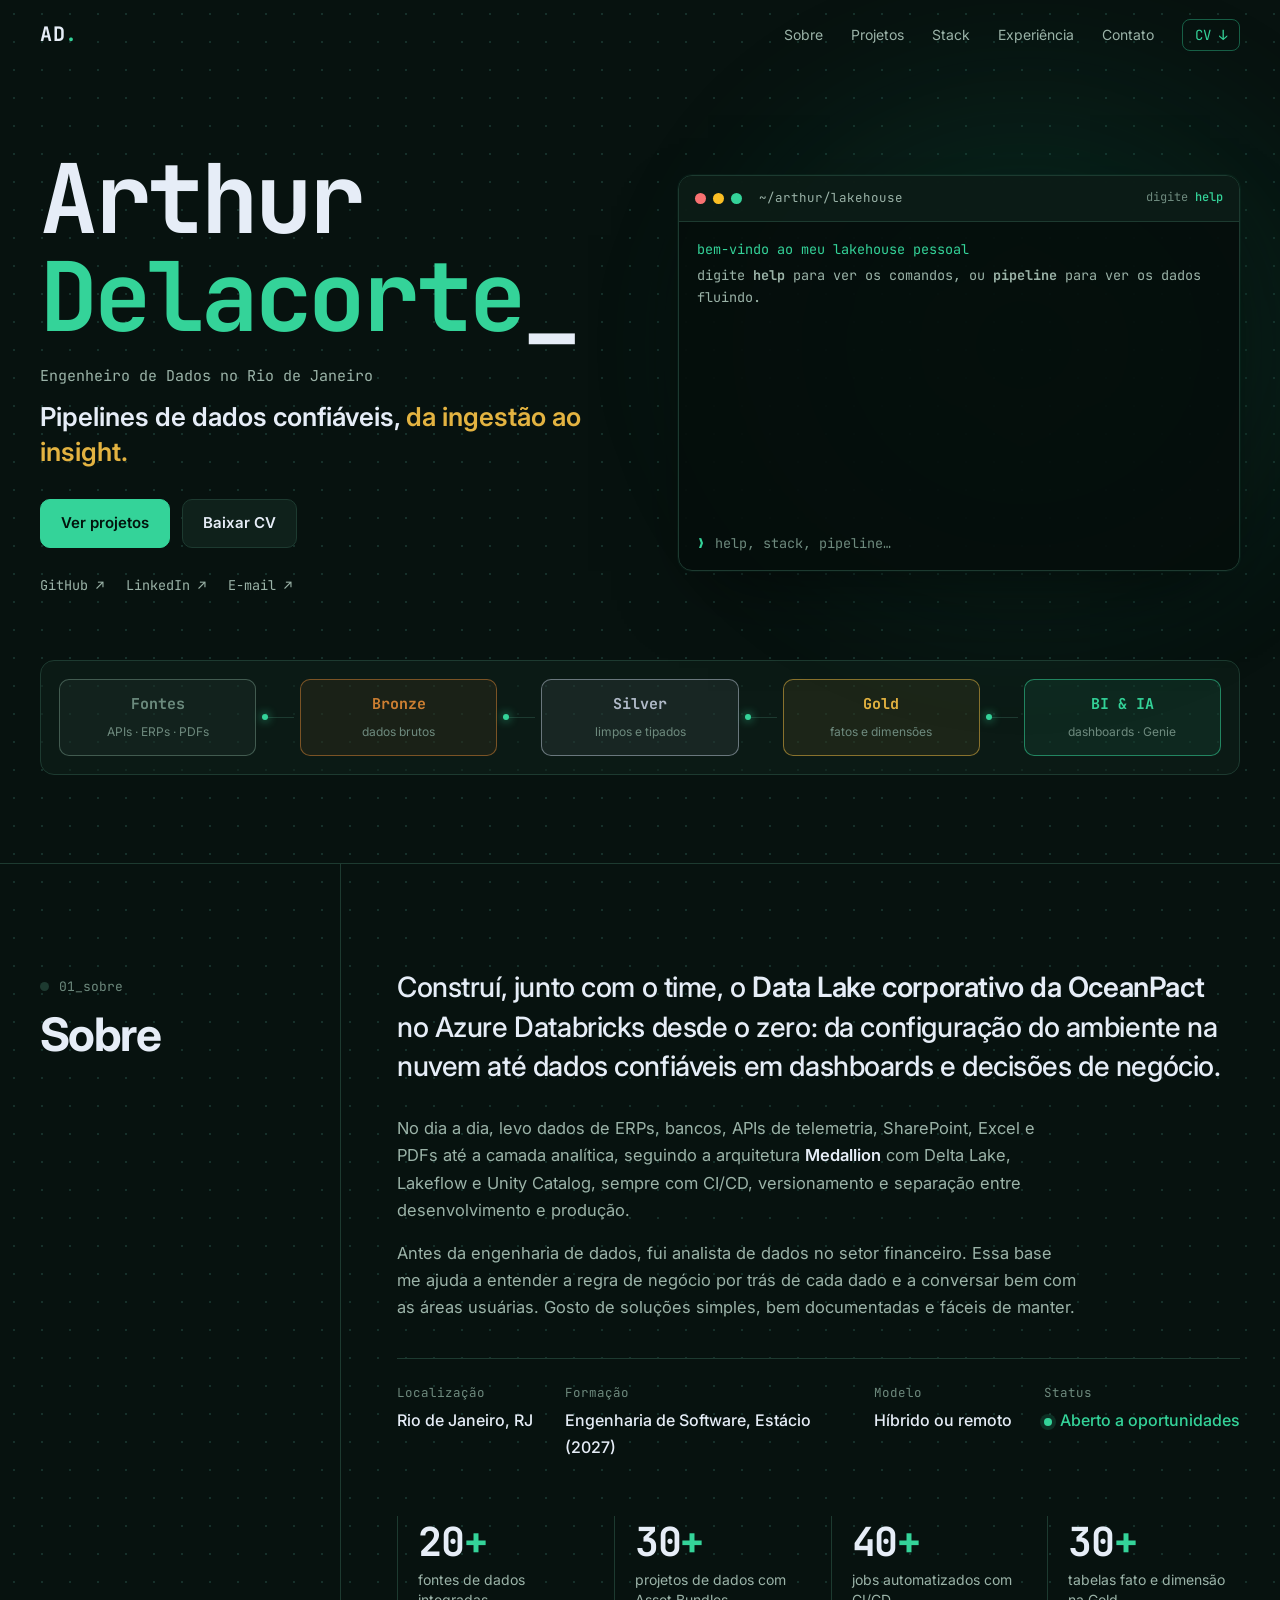
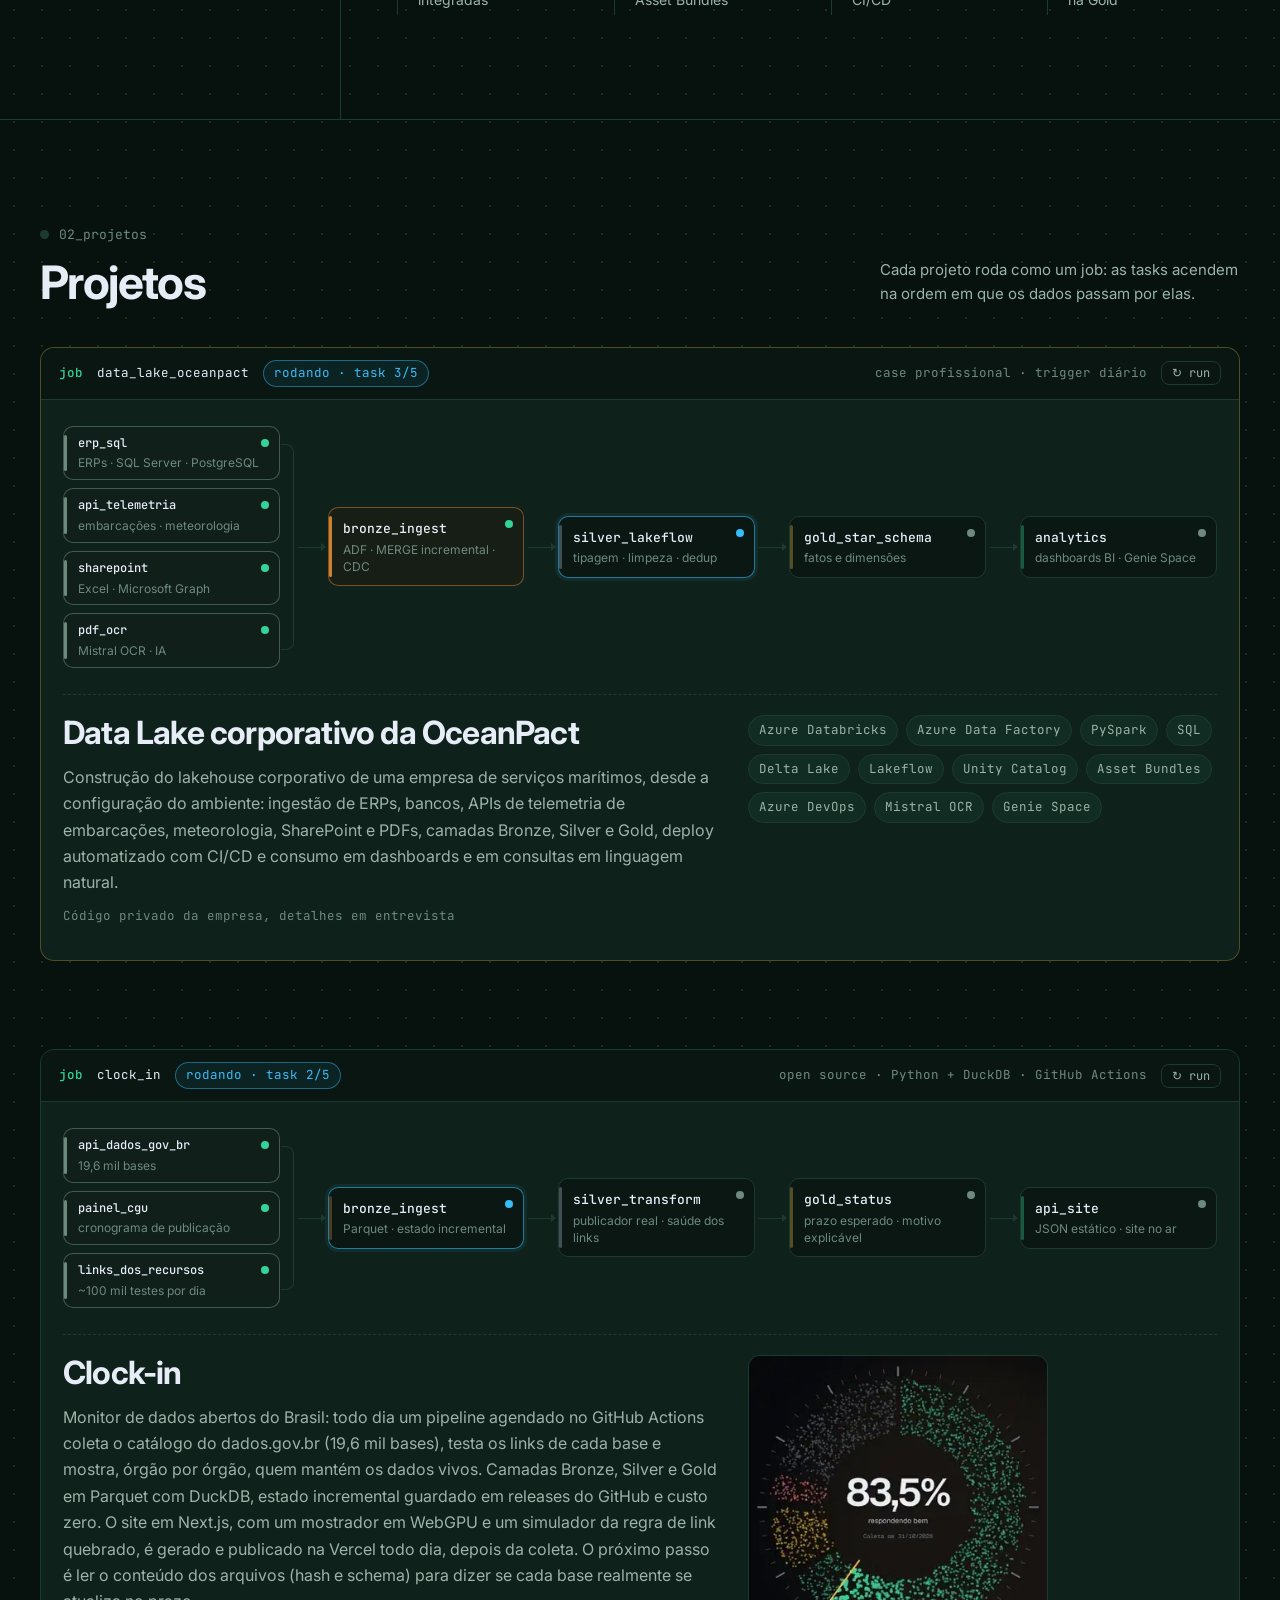
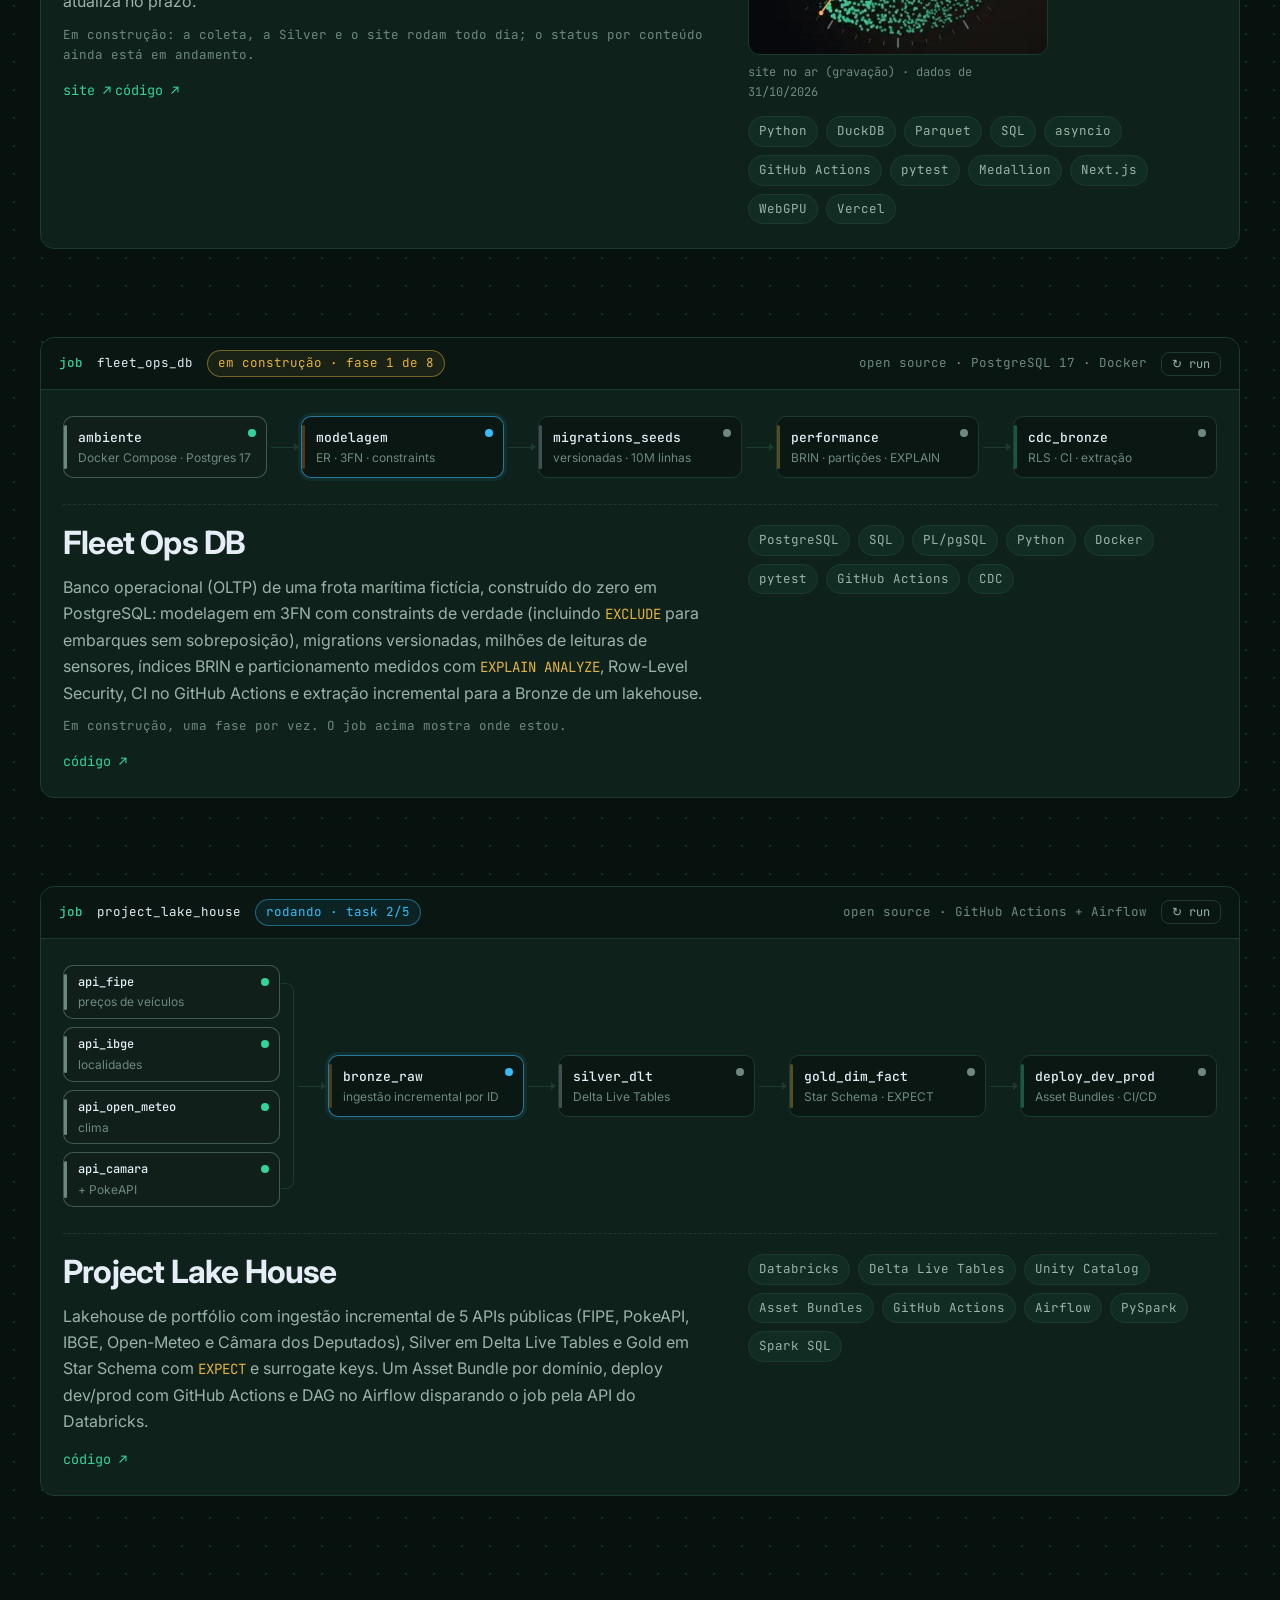
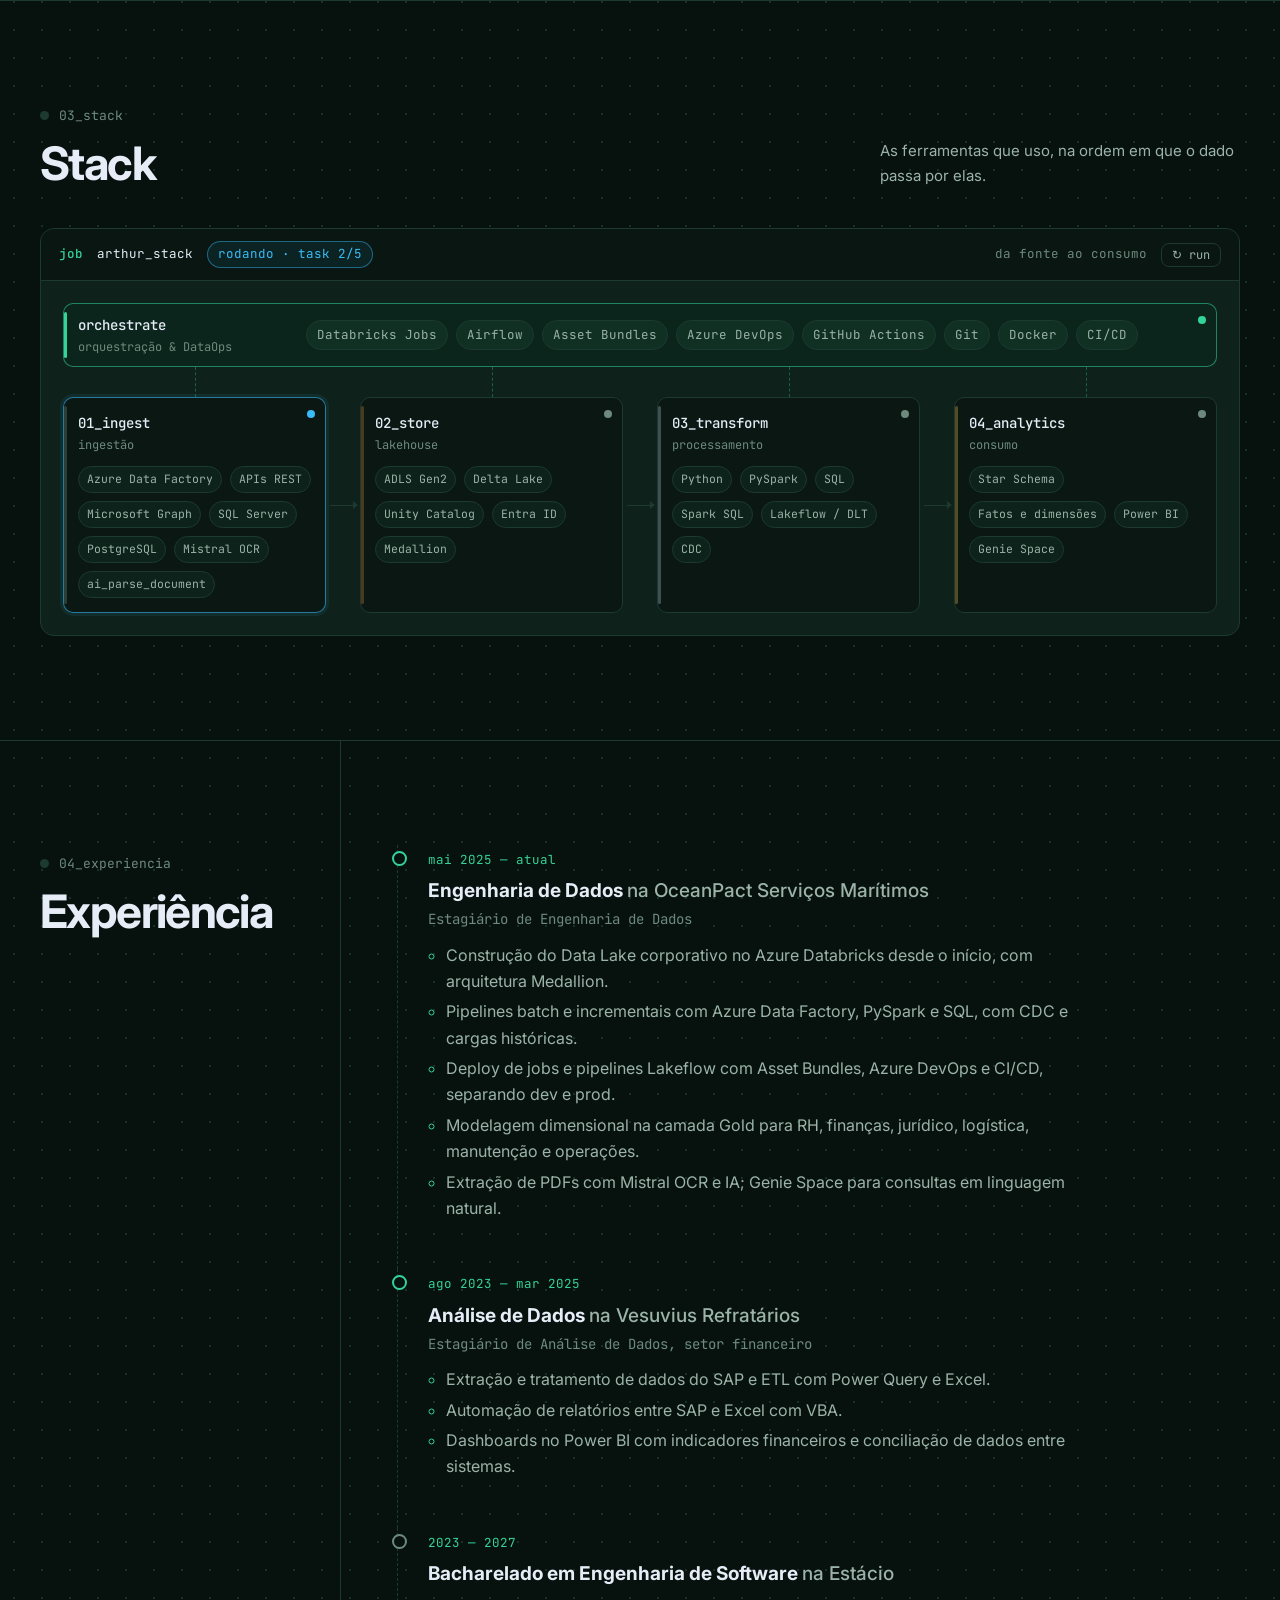
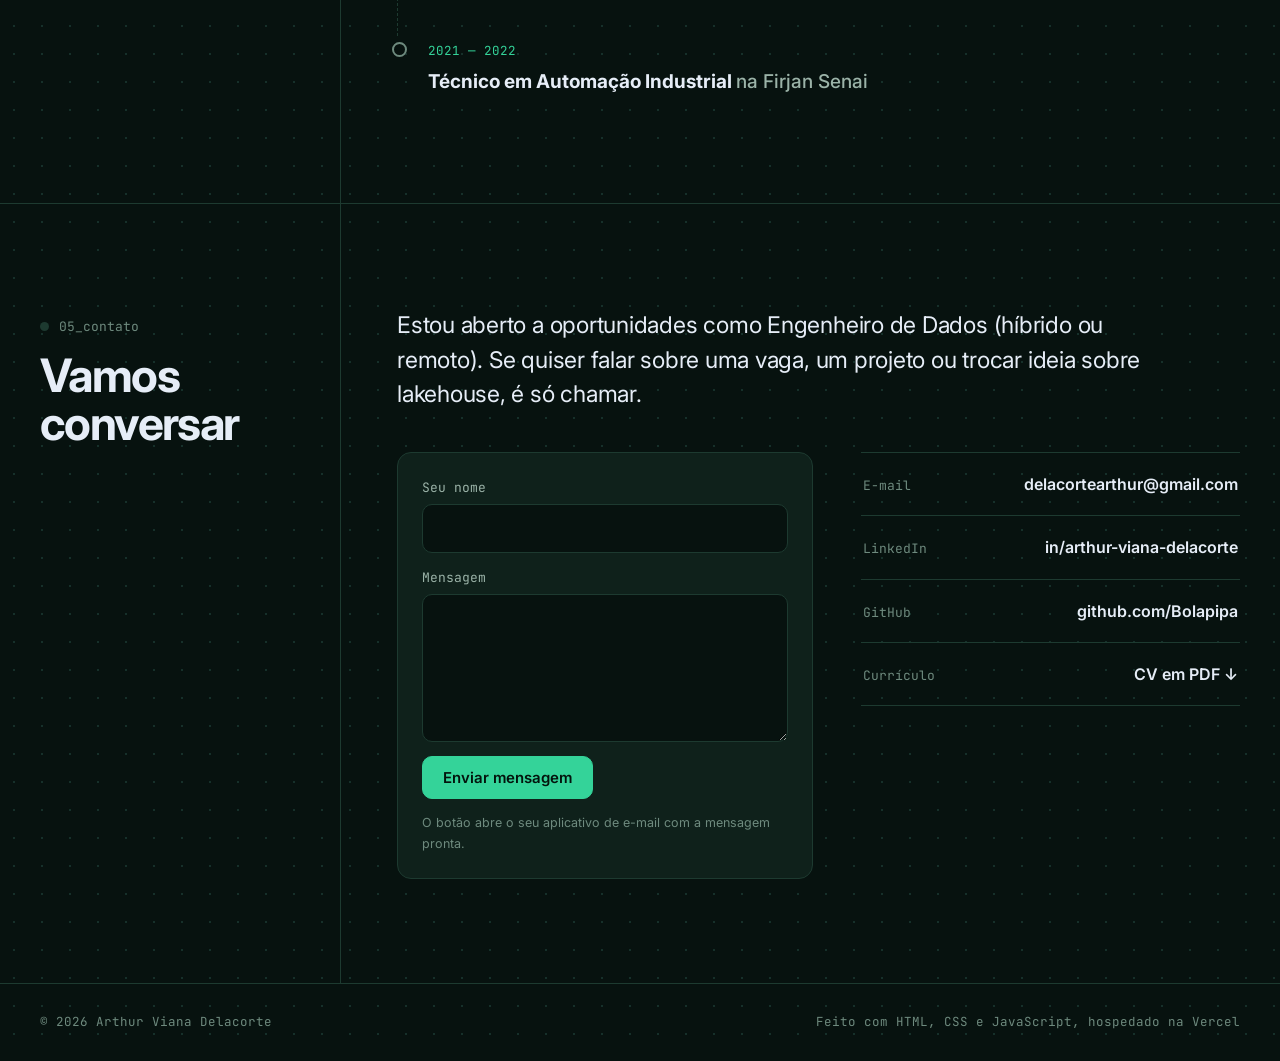
<file: index.html>
<!doctype html>
<html lang="pt-BR">
<head>
  <meta charset="utf-8">
  <meta name="viewport" content="width=device-width, initial-scale=1">
  <title>Arthur Delacorte · Engenheiro de Dados</title>
  <meta name="description" content="Portfólio de Arthur Viana Delacorte, Engenheiro de Dados no Rio de Janeiro: Azure Databricks, PySpark, SQL, Python, Delta Lake e arquitetura Medallion.">
  <link rel="canonical" href="https://arthurdelacorte.vercel.app/">

  <!-- Prévia ao compartilhar o link (LinkedIn, WhatsApp, Slack etc.) -->
  <meta property="og:title" content="Portfólio · Arthur Delacorte · Engenheiro de Dados">
  <meta property="og:description" content="Pipelines de dados confiáveis, da ingestão ao insight. Projetos com Azure Databricks, Medallion e CI/CD.">
  <meta property="og:type" content="website">
  <meta property="og:url" content="https://arthurdelacorte.vercel.app/">
  <meta property="og:locale" content="pt_BR">
  <meta property="og:image" content="https://arthurdelacorte.vercel.app/assets/og-image.png">
  <meta property="og:image:width" content="1200">
  <meta property="og:image:height" content="627">
  <meta property="og:image:alt" content="Arthur Delacorte, Engenheiro de Dados: pipeline Fontes, Bronze, Silver, Gold, BI e IA">
  <meta name="twitter:card" content="summary_large_image">
  <meta name="theme-color" content="#07120f">

  <!-- Ícone simples gerado em SVG (iniciais) -->
  <link rel="icon" href="data:image/svg+xml,%3Csvg xmlns='http://www.w3.org/2000/svg' viewBox='0 0 64 64'%3E%3Crect width='64' height='64' rx='14' fill='%2307120f'/%3E%3Ctext x='50%25' y='56%25' text-anchor='middle' dominant-baseline='middle' font-family='monospace' font-weight='700' font-size='28' fill='%2334d399'%3EAD%3C/text%3E%3C/svg%3E">

  <!-- Fontes: Inter (texto) e JetBrains Mono (terminal e detalhes) -->
  <link rel="preconnect" href="https://fonts.googleapis.com">
  <link rel="preconnect" href="https://fonts.gstatic.com" crossorigin>
  <link href="https://fonts.googleapis.com/css2?family=Inter:wght@400;500;600;700;800&family=JetBrains+Mono:wght@400;500;700&display=swap" rel="stylesheet">

  <link rel="stylesheet" href="style.css">
</head>
<body>
  <a class="skip" href="#conteudo">Pular para o conteúdo</a>

  <!-- ================= Navegação ================= -->
  <header class="nav" id="nav">
    <div class="nav__inner">
      <a class="nav__logo" href="#inicio" aria-label="Início">AD<span>.</span></a>

      <!-- Progresso da página como execução de um job: atualizado ao rolar -->
      <p class="nav__run" id="navRun" aria-hidden="true"><span class="nav__run-ponto"></span><span id="navRunTexto">na fila</span></p>

      <nav aria-label="Seções">
        <ul class="nav__links" id="menu">
          <li><a href="#sobre">Sobre</a></li>
          <li><a href="#projetos">Projetos</a></li>
          <li><a href="#stack">Stack</a></li>
          <li><a href="#experiencia">Experiência</a></li>
          <li><a href="#contato">Contato</a></li>
          <li><a class="nav__cv" href="assets/CV_Arthur_Delacorte.pdf" target="_blank" rel="noopener">CV ↓</a></li>
        </ul>
      </nav>

      <button class="nav__toggle" id="menuToggle" aria-label="Abrir menu" aria-expanded="false" aria-controls="menu">
        <span></span><span></span><span></span>
      </button>
    </div>
  </header>

  <main id="conteudo">
    <!-- ================= Hero ================= -->
    <section class="hero" id="inicio">
      <div class="container hero__grid">
        <div class="hero__texto">
          <h1 class="hero__nome">
            <span>Arthur</span>
            <span class="hero__sobrenome">Delacorte<span class="cursor" aria-hidden="true">_</span></span>
          </h1>
          <p class="hero__cargo">Engenheiro de Dados no Rio de Janeiro</p>
          <p class="hero__tagline">Pipelines de dados confiáveis, <em>da ingestão ao insight.</em></p>

          <div class="hero__acoes">
            <a class="btn btn--primario" href="#projetos">Ver projetos</a>
            <a class="btn" href="assets/CV_Arthur_Delacorte.pdf" target="_blank" rel="noopener">Baixar CV</a>
          </div>

          <ul class="hero__social">
            <li><a href="https://github.com/Bolapipa" target="_blank" rel="noopener">GitHub ↗</a></li>
            <li><a href="https://www.linkedin.com/in/arthur-viana-delacorte" target="_blank" rel="noopener">LinkedIn ↗</a></li>
            <li><a href="mailto:delacortearthur@gmail.com">E-mail ↗</a></li>
          </ul>
        </div>

        <!-- Terminal interativo -->
        <div class="terminal" id="terminal" aria-label="Terminal interativo">
          <div class="terminal__barra">
            <span class="ponto ponto--r"></span><span class="ponto ponto--a"></span><span class="ponto ponto--v"></span>
            <span class="terminal__titulo">~/arthur/lakehouse</span>
            <span class="terminal__dica">digite <b>help</b></span>
          </div>
          <div class="terminal__corpo" id="terminalCorpo" role="log" aria-live="polite"></div>
          <form class="terminal__linha" id="terminalForm" autocomplete="off">
            <label for="terminalInput" class="prompt">❯</label>
            <input id="terminalInput" type="text" spellcheck="false" aria-label="Comando do terminal" placeholder="help, stack, pipeline…">
          </form>
        </div>
      </div>

      <!-- Faixa do pipeline Medallion animado -->
      <div class="container">
        <div class="pipeline" aria-label="Fluxo Medallion: Fontes, Bronze, Silver, Gold, BI e IA">
          <div class="pipeline__etapa" style="--cor: var(--fonte)"><b>Fontes</b><small>APIs · ERPs · PDFs</small></div>
          <div class="pipeline__seta"><i></i></div>
          <div class="pipeline__etapa" style="--cor: var(--bronze)"><b>Bronze</b><small>dados brutos</small></div>
          <div class="pipeline__seta"><i></i></div>
          <div class="pipeline__etapa" style="--cor: var(--silver)"><b>Silver</b><small>limpos e tipados</small></div>
          <div class="pipeline__seta"><i></i></div>
          <div class="pipeline__etapa" style="--cor: var(--gold)"><b>Gold</b><small>fatos e dimensões</small></div>
          <div class="pipeline__seta"><i></i></div>
          <div class="pipeline__etapa" style="--cor: var(--acento)"><b>BI &amp; IA</b><small>dashboards · Genie</small></div>
        </div>
      </div>
    </section>

    <!--
      Cada seção é uma task do job "portfolio". Ao rolar, a task da seção na tela fica "rodando",
      as anteriores ficam concluídas e as seguintes, na fila (ver main.js).
    -->

    <!-- ================= Sobre ================= -->
    <section class="secao" id="sobre" data-task>
      <div class="container secao__grid">
        <header class="secao__lado">
          <p class="task"><span class="task__estado"></span><span class="task__nome">01_sobre</span></p>
          <h2 class="secao__titulo">Sobre</h2>
        </header>

        <div class="secao__conteudo">
          <p class="sobre__lead revelar">
            Construí, junto com o time, o <strong>Data Lake corporativo da OceanPact</strong> no Azure Databricks
            desde o zero: da configuração do ambiente na nuvem até dados confiáveis em dashboards e decisões de negócio.
          </p>
          <div class="sobre__texto revelar">
            <p>
              No dia a dia, levo dados de ERPs, bancos, APIs de telemetria, SharePoint, Excel e PDFs até a camada
              analítica, seguindo a arquitetura <strong>Medallion</strong> com Delta Lake, Lakeflow e Unity Catalog,
              sempre com CI/CD, versionamento e separação entre desenvolvimento e produção.
            </p>
            <p>
              Antes da engenharia de dados, fui analista de dados no setor financeiro. Essa base me ajuda a entender a
              regra de negócio por trás de cada dado e a conversar bem com as áreas usuárias. Gosto de soluções
              simples, bem documentadas e fáceis de manter.
            </p>
          </div>

          <dl class="sobre__meta revelar">
            <div><dt>Localização</dt><dd>Rio de Janeiro, RJ</dd></div>
            <div><dt>Formação</dt><dd>Engenharia de Software, Estácio (2027)</dd></div>
            <div><dt>Modelo</dt><dd>Híbrido ou remoto</dd></div>
            <div><dt>Status</dt><dd class="sobre__status"><span class="status"></span>Aberto a oportunidades</dd></div>
          </dl>

          <!-- Números de escopo do trabalho na OceanPact -->
          <ul class="numeros revelar">
            <li><b data-contar="20">0</b><span>fontes de dados integradas</span></li>
            <li><b data-contar="30">0</b><span>projetos de dados com Asset Bundles</span></li>
            <li><b data-contar="40">0</b><span>jobs automatizados com CI/CD</span></li>
            <li><b data-contar="30">0</b><span>tabelas fato e dimensão na Gold</span></li>
          </ul>
        </div>
      </div>
    </section>

    <!-- ================= Projetos ================= -->
    <section class="secao secao--larga" id="projetos" data-task>
      <div class="container secao__grid">
        <header class="secao__lado">
          <p class="task"><span class="task__estado"></span><span class="task__nome">02_projetos</span></p>
          <h2 class="secao__titulo">Projetos</h2>
          <p class="secao__resumo">Cada projeto roda como um job: as tasks acendem na ordem em que os dados passam por elas.</p>
        </header>

        <div class="secao__conteudo projetos">
          <!-- Projeto: case profissional, desenhado como um job orquestrado -->
          <article class="job job--destaque revelar" data-dag>
            <header class="job__barra">
              <span class="job__nome"><b>job</b> data_lake_oceanpact</span>
              <span class="job__status" data-status>na fila</span>
              <span class="job__meta">case profissional · trigger diário</span>
              <button class="job__rerun" type="button" data-rerun aria-label="Executar o job de novo">↻ run</button>
            </header>

            <!-- DAG: fontes convergem para a Bronze e seguem até o consumo -->
            <div class="dag">
              <div class="dag__col dag__col--fontes">
                <div class="no no--fonte" data-ordem="0"><span class="no__estado"></span><b>erp_sql</b><small>ERPs · SQL Server · PostgreSQL</small></div>
                <div class="no no--fonte" data-ordem="0"><span class="no__estado"></span><b>api_telemetria</b><small>embarcações · meteorologia</small></div>
                <div class="no no--fonte" data-ordem="0"><span class="no__estado"></span><b>sharepoint</b><small>Excel · Microsoft Graph</small></div>
                <div class="no no--fonte" data-ordem="0"><span class="no__estado"></span><b>pdf_ocr</b><small>Mistral OCR · IA</small></div>
              </div>
              <div class="dag__aresta"><i></i></div>
              <div class="dag__col">
                <div class="no" data-ordem="1" style="--cor: var(--bronze)"><span class="no__estado"></span><b>bronze_ingest</b><small>ADF · MERGE incremental · CDC</small></div>
              </div>
              <div class="dag__aresta"><i></i></div>
              <div class="dag__col">
                <div class="no" data-ordem="2" style="--cor: var(--silver)"><span class="no__estado"></span><b>silver_lakeflow</b><small>tipagem · limpeza · dedup</small></div>
              </div>
              <div class="dag__aresta"><i></i></div>
              <div class="dag__col">
                <div class="no" data-ordem="3" style="--cor: var(--gold)"><span class="no__estado"></span><b>gold_star_schema</b><small>fatos e dimensões</small></div>
              </div>
              <div class="dag__aresta"><i></i></div>
              <div class="dag__col">
                <div class="no" data-ordem="4" style="--cor: var(--acento)"><span class="no__estado"></span><b>analytics</b><small>dashboards BI · Genie Space</small></div>
              </div>
            </div>

            <div class="job__info">
              <div>
                <h3>Data Lake corporativo da OceanPact</h3>
                <p>
                  Construção do lakehouse corporativo de uma empresa de serviços marítimos, desde a configuração do
                  ambiente: ingestão de ERPs, bancos, APIs de telemetria de embarcações, meteorologia, SharePoint e PDFs,
                  camadas Bronze, Silver e Gold, deploy automatizado com CI/CD e consumo em dashboards e em consultas em
                  linguagem natural.
                </p>
                <p class="job__nota">Código privado da empresa, detalhes em entrevista</p>
              </div>
              <ul class="chips">
                <li>Azure Databricks</li><li>Azure Data Factory</li><li>PySpark</li><li>SQL</li><li>Delta Lake</li>
                <li>Lakeflow</li><li>Unity Catalog</li><li>Asset Bundles</li><li>Azure DevOps</li><li>Mistral OCR</li><li>Genie Space</li>
              </ul>
            </div>
          </article>

          <!-- Projeto: monitor de dados abertos em construção. data-parcial = quantas etapas já terminaram -->
          <article class="job job--construcao revelar" data-dag data-parcial="3" data-parcial-texto="em construção · site no ar, status por conteúdo em andamento">
            <header class="job__barra">
              <span class="job__nome"><b>job</b> clock_in</span>
              <span class="job__status" data-status>na fila</span>
              <span class="job__meta">open source · Python + DuckDB · GitHub Actions</span>
              <button class="job__rerun" type="button" data-rerun aria-label="Executar o job de novo">↻ run</button>
            </header>

            <!-- DAG: fontes públicas convergem para a Bronze e seguem até a API e o site -->
            <div class="dag">
              <div class="dag__col dag__col--fontes">
                <div class="no no--fonte" data-ordem="0"><span class="no__estado"></span><b>api_dados_gov_br</b><small>19,6 mil bases</small></div>
                <div class="no no--fonte" data-ordem="0"><span class="no__estado"></span><b>painel_cgu</b><small>cronograma de publicação</small></div>
                <div class="no no--fonte" data-ordem="0"><span class="no__estado"></span><b>links_dos_recursos</b><small>~100 mil testes por dia</small></div>
              </div>
              <div class="dag__aresta"><i></i></div>
              <div class="dag__col">
                <div class="no" data-ordem="1" style="--cor: var(--bronze)"><span class="no__estado"></span><b>bronze_ingest</b><small>Parquet · estado incremental</small></div>
              </div>
              <div class="dag__aresta"><i></i></div>
              <div class="dag__col">
                <div class="no" data-ordem="2" style="--cor: var(--silver)"><span class="no__estado"></span><b>silver_transform</b><small>publicador real · saúde dos links</small></div>
              </div>
              <div class="dag__aresta"><i></i></div>
              <div class="dag__col">
                <div class="no" data-ordem="3" style="--cor: var(--gold)"><span class="no__estado"></span><b>gold_status</b><small>prazo esperado · motivo explicável</small></div>
              </div>
              <div class="dag__aresta"><i></i></div>
              <div class="dag__col">
                <div class="no" data-ordem="4" style="--cor: var(--acento)"><span class="no__estado"></span><b>api_site</b><small>JSON estático · site no ar</small></div>
              </div>
            </div>

            <div class="job__info">
              <div>
                <h3>Clock-in</h3>
                <p>
                  Monitor de dados abertos do Brasil: todo dia um pipeline agendado no GitHub Actions coleta o catálogo do
                  dados.gov.br (19,6 mil bases), testa os links de cada base e mostra, órgão por órgão, quem mantém os
                  dados vivos. Camadas Bronze, Silver e Gold em Parquet com DuckDB, estado incremental guardado em releases
                  do GitHub e custo zero. O site em Next.js, com um mostrador em WebGPU e um simulador da regra de link
                  quebrado, é gerado e publicado na Vercel todo dia, depois da coleta. O próximo passo é ler o conteúdo
                  dos arquivos (hash e schema) para dizer se cada base realmente se atualiza no prazo.
                </p>
                <p class="job__nota">Em construção: a coleta, a Silver e o site rodam todo dia; o status por conteúdo ainda está em andamento.</p>
                <a class="projeto__link" href="https://clock-in-monitor.vercel.app" target="_blank" rel="noopener">site ↗</a>
                <a class="projeto__link" href="https://github.com/Bolapipa/clock-in" target="_blank" rel="noopener">código ↗</a>
              </div>
              <div class="job__lado">
                <!-- Gravação do mostrador do site no ar, em laço de 9 s (clique abre o site) -->
                <figure class="job__captura">
                  <a href="https://clock-in-monitor.vercel.app" target="_blank" rel="noopener" aria-label="Abrir o site do Clock-in">
                    <picture>
                      <source media="(prefers-reduced-motion: reduce)" srcset="img/clock-in-parado.png">
                      <img src="img/clock-in.webp" width="360" height="360" loading="lazy"
                        alt="Mostrador do Clock-in: um relógio feito de pontos coloridos, em que um ponteiro âmbar varre os links e mostra que 83,5% respondem bem.">
                    </picture>
                  </a>
                  <figcaption>site no ar (gravação) · dados de 31/10/2026</figcaption>
                </figure>
                <ul class="chips">
                  <li>Python</li><li>DuckDB</li><li>Parquet</li><li>SQL</li><li>asyncio</li>
                  <li>GitHub Actions</li><li>pytest</li><li>Medallion</li><li>Next.js</li><li>WebGPU</li><li>Vercel</li>
                </ul>
              </div>
            </div>
          </article>

          <!-- Projeto: banco operacional em construção. data-parcial = quantas etapas já terminaram -->
          <article class="job job--construcao revelar" data-dag data-parcial="1" data-parcial-texto="em construção · fase 1 de 8">
            <header class="job__barra">
              <span class="job__nome"><b>job</b> fleet_ops_db</span>
              <span class="job__status" data-status>na fila</span>
              <span class="job__meta">open source · PostgreSQL 17 · Docker</span>
              <button class="job__rerun" type="button" data-rerun aria-label="Executar o job de novo">↻ run</button>
            </header>

            <div class="dag">
              <div class="dag__col">
                <div class="no" data-ordem="0" style="--cor: var(--fonte)"><span class="no__estado"></span><b>ambiente</b><small>Docker Compose · Postgres 17</small></div>
              </div>
              <div class="dag__aresta"><i></i></div>
              <div class="dag__col">
                <div class="no" data-ordem="1" style="--cor: var(--bronze)"><span class="no__estado"></span><b>modelagem</b><small>ER · 3FN · constraints</small></div>
              </div>
              <div class="dag__aresta"><i></i></div>
              <div class="dag__col">
                <div class="no" data-ordem="2" style="--cor: var(--silver)"><span class="no__estado"></span><b>migrations_seeds</b><small>versionadas · 10M linhas</small></div>
              </div>
              <div class="dag__aresta"><i></i></div>
              <div class="dag__col">
                <div class="no" data-ordem="3" style="--cor: var(--gold)"><span class="no__estado"></span><b>performance</b><small>BRIN · partições · EXPLAIN</small></div>
              </div>
              <div class="dag__aresta"><i></i></div>
              <div class="dag__col">
                <div class="no" data-ordem="4" style="--cor: var(--acento)"><span class="no__estado"></span><b>cdc_bronze</b><small>RLS · CI · extração</small></div>
              </div>
            </div>

            <div class="job__info">
              <div>
                <h3>Fleet Ops DB</h3>
                <p>
                  Banco operacional (OLTP) de uma frota marítima fictícia, construído do zero em PostgreSQL: modelagem
                  em 3FN com constraints de verdade (incluindo <code>EXCLUDE</code> para embarques sem sobreposição),
                  migrations versionadas, milhões de leituras de sensores, índices BRIN e particionamento medidos com
                  <code>EXPLAIN ANALYZE</code>, Row-Level Security, CI no GitHub Actions e extração incremental para a
                  Bronze de um lakehouse.
                </p>
                <p class="job__nota">Em construção, uma fase por vez. O job acima mostra onde estou.</p>
                <a class="projeto__link" href="https://github.com/Bolapipa/fleet-ops-db" target="_blank" rel="noopener">código ↗</a>
              </div>
              <ul class="chips">
                <li>PostgreSQL</li><li>SQL</li><li>PL/pgSQL</li><li>Python</li><li>Docker</li>
                <li>pytest</li><li>GitHub Actions</li><li>CDC</li>
              </ul>
            </div>
          </article>

          <!-- Projeto: portfólio open source -->
          <article class="job revelar" data-dag>
            <header class="job__barra">
              <span class="job__nome"><b>job</b> project_lake_house</span>
              <span class="job__status" data-status>na fila</span>
              <span class="job__meta">open source · GitHub Actions + Airflow</span>
              <button class="job__rerun" type="button" data-rerun aria-label="Executar o job de novo">↻ run</button>
            </header>

            <div class="dag">
              <div class="dag__col dag__col--fontes">
                <div class="no no--fonte" data-ordem="0"><span class="no__estado"></span><b>api_fipe</b><small>preços de veículos</small></div>
                <div class="no no--fonte" data-ordem="0"><span class="no__estado"></span><b>api_ibge</b><small>localidades</small></div>
                <div class="no no--fonte" data-ordem="0"><span class="no__estado"></span><b>api_open_meteo</b><small>clima</small></div>
                <div class="no no--fonte" data-ordem="0"><span class="no__estado"></span><b>api_camara</b><small>+ PokeAPI</small></div>
              </div>
              <div class="dag__aresta"><i></i></div>
              <div class="dag__col">
                <div class="no" data-ordem="1" style="--cor: var(--bronze)"><span class="no__estado"></span><b>bronze_raw</b><small>ingestão incremental por ID</small></div>
              </div>
              <div class="dag__aresta"><i></i></div>
              <div class="dag__col">
                <div class="no" data-ordem="2" style="--cor: var(--silver)"><span class="no__estado"></span><b>silver_dlt</b><small>Delta Live Tables</small></div>
              </div>
              <div class="dag__aresta"><i></i></div>
              <div class="dag__col">
                <div class="no" data-ordem="3" style="--cor: var(--gold)"><span class="no__estado"></span><b>gold_dim_fact</b><small>Star Schema · EXPECT</small></div>
              </div>
              <div class="dag__aresta"><i></i></div>
              <div class="dag__col">
                <div class="no" data-ordem="4" style="--cor: var(--acento)"><span class="no__estado"></span><b>deploy_dev_prod</b><small>Asset Bundles · CI/CD</small></div>
              </div>
            </div>

            <div class="job__info">
              <div>
                <h3>Project Lake House</h3>
                <p>
                  Lakehouse de portfólio com ingestão incremental de 5 APIs públicas (FIPE, PokeAPI, IBGE, Open-Meteo e
                  Câmara dos Deputados), Silver em Delta Live Tables e Gold em Star Schema com <code>EXPECT</code> e
                  surrogate keys. Um Asset Bundle por domínio, deploy dev/prod com GitHub Actions e DAG no Airflow
                  disparando o job pela API do Databricks.
                </p>
                <a class="projeto__link" href="https://github.com/Bolapipa/project_lake_house" target="_blank" rel="noopener">código ↗</a>
              </div>
              <ul class="chips">
                <li>Databricks</li><li>Delta Live Tables</li><li>Unity Catalog</li><li>Asset Bundles</li>
                <li>GitHub Actions</li><li>Airflow</li><li>PySpark</li><li>Spark SQL</li>
              </ul>
            </div>
          </article>
        </div>
      </div>
    </section>

    <!-- ================= Stack ================= -->
    <section class="secao secao--larga" id="stack" data-task>
      <div class="container secao__grid">
        <header class="secao__lado">
          <p class="task"><span class="task__estado"></span><span class="task__nome">03_stack</span></p>
          <h2 class="secao__titulo">Stack</h2>
          <p class="secao__resumo">As ferramentas que uso, na ordem em que o dado passa por elas.</p>
        </header>

        <div class="secao__conteudo">
          <!-- Stack desenhada como um job: o orquestrador dispara as etapas em sequência -->
          <div class="job stack-job revelar" data-dag>
            <header class="job__barra">
              <span class="job__nome"><b>job</b> arthur_stack</span>
              <span class="job__status" data-status>na fila</span>
              <span class="job__meta">da fonte ao consumo</span>
              <button class="job__rerun" type="button" data-rerun aria-label="Executar o job de novo">↻ run</button>
            </header>

            <!-- Orquestrador: roda primeiro e dispara as etapas -->
            <div class="no orquestrador" data-ordem="0" style="--cor: var(--acento)">
              <div class="etapa__topo"><span class="no__estado"></span><b>orchestrate</b><small>orquestração &amp; DataOps</small></div>
              <ul class="chips"><li>Databricks Jobs</li><li>Airflow</li><li>Asset Bundles</li><li>Azure DevOps</li><li>GitHub Actions</li><li>Git</li><li>Docker</li><li>CI/CD</li></ul>
            </div>

            <div class="stack-fluxo">
              <div class="no etapa" data-ordem="1" style="--cor: var(--fonte)">
                <div class="etapa__topo"><span class="no__estado"></span><b>01_ingest</b><small>ingestão</small></div>
                <ul class="chips"><li>Azure Data Factory</li><li>APIs REST</li><li>Microsoft Graph</li><li>SQL Server</li><li>PostgreSQL</li><li>Mistral OCR</li><li>ai_parse_document</li></ul>
              </div>
              <div class="dag__aresta"><i></i></div>
              <div class="no etapa" data-ordem="2" style="--cor: var(--bronze)">
                <div class="etapa__topo"><span class="no__estado"></span><b>02_store</b><small>lakehouse</small></div>
                <ul class="chips"><li>ADLS Gen2</li><li>Delta Lake</li><li>Unity Catalog</li><li>Entra ID</li><li>Medallion</li></ul>
              </div>
              <div class="dag__aresta"><i></i></div>
              <div class="no etapa" data-ordem="3" style="--cor: var(--silver)">
                <div class="etapa__topo"><span class="no__estado"></span><b>03_transform</b><small>processamento</small></div>
                <ul class="chips"><li>Python</li><li>PySpark</li><li>SQL</li><li>Spark SQL</li><li>Lakeflow / DLT</li><li>CDC</li></ul>
              </div>
              <div class="dag__aresta"><i></i></div>
              <div class="no etapa" data-ordem="4" style="--cor: var(--gold)">
                <div class="etapa__topo"><span class="no__estado"></span><b>04_analytics</b><small>consumo</small></div>
                <ul class="chips"><li>Star Schema</li><li>Fatos e dimensões</li><li>Power BI</li><li>Genie Space</li></ul>
              </div>
            </div>
          </div>
        </div>
      </div>
    </section>

    <!-- ================= Experiência ================= -->
    <section class="secao" id="experiencia" data-task>
      <div class="container secao__grid">
        <header class="secao__lado">
          <p class="task"><span class="task__estado"></span><span class="task__nome">04_experiencia</span></p>
          <h2 class="secao__titulo">Experiência</h2>
        </header>

        <ol class="secao__conteudo timeline">
          <li class="revelar">
            <span class="timeline__data">mai 2025 — atual</span>
            <h3>Engenharia de Dados <em>na OceanPact Serviços Marítimos</em></h3>
            <p class="timeline__cargo">Estagiário de Engenharia de Dados</p>
            <ul>
              <li>Construção do Data Lake corporativo no Azure Databricks desde o início, com arquitetura Medallion.</li>
              <li>Pipelines batch e incrementais com Azure Data Factory, PySpark e SQL, com CDC e cargas históricas.</li>
              <li>Deploy de jobs e pipelines Lakeflow com Asset Bundles, Azure DevOps e CI/CD, separando dev e prod.</li>
              <li>Modelagem dimensional na camada Gold para RH, finanças, jurídico, logística, manutenção e operações.</li>
              <li>Extração de PDFs com Mistral OCR e IA; Genie Space para consultas em linguagem natural.</li>
            </ul>
          </li>
          <li class="revelar">
            <span class="timeline__data">ago 2023 — mar 2025</span>
            <h3>Análise de Dados <em>na Vesuvius Refratários</em></h3>
            <p class="timeline__cargo">Estagiário de Análise de Dados, setor financeiro</p>
            <ul>
              <li>Extração e tratamento de dados do SAP e ETL com Power Query e Excel.</li>
              <li>Automação de relatórios entre SAP e Excel com VBA.</li>
              <li>Dashboards no Power BI com indicadores financeiros e conciliação de dados entre sistemas.</li>
            </ul>
          </li>
          <li class="revelar timeline__edu">
            <span class="timeline__data">2023 — 2027</span>
            <h3>Bacharelado em Engenharia de Software <em>na Estácio</em></h3>
          </li>
          <li class="revelar timeline__edu">
            <span class="timeline__data">2021 — 2022</span>
            <h3>Técnico em Automação Industrial <em>na Firjan Senai</em></h3>
          </li>
        </ol>
      </div>
    </section>

    <!-- ================= Contato ================= -->
    <section class="secao" id="contato" data-task>
      <div class="container secao__grid">
        <header class="secao__lado">
          <p class="task"><span class="task__estado"></span><span class="task__nome">05_contato</span></p>
          <h2 class="secao__titulo">Vamos conversar</h2>
        </header>

        <div class="secao__conteudo">
          <p class="contato__intro revelar">
            Estou aberto a oportunidades como Engenheiro de Dados (híbrido ou remoto). Se quiser falar sobre uma vaga,
            um projeto ou trocar ideia sobre lakehouse, é só chamar.
          </p>

          <div class="contato__grid">
            <!-- Formulário simples: abre o app de e-mail com a mensagem preenchida -->
            <form class="contato__form revelar" id="contatoForm">
              <label>Seu nome<input name="nome" type="text" autocomplete="name" required></label>
              <label>Mensagem<textarea name="mensagem" rows="5" required></textarea></label>
              <button class="btn btn--primario" type="submit">Enviar mensagem</button>
              <small>O botão abre o seu aplicativo de e-mail com a mensagem pronta.</small>
            </form>

            <ul class="contato__lista revelar">
              <li><a href="mailto:delacortearthur@gmail.com"><span>E-mail</span><b>delacortearthur@gmail.com</b></a></li>
              <li><a href="https://www.linkedin.com/in/arthur-viana-delacorte" target="_blank" rel="noopener"><span>LinkedIn</span><b>in/arthur-viana-delacorte</b></a></li>
              <li><a href="https://github.com/Bolapipa" target="_blank" rel="noopener"><span>GitHub</span><b>github.com/Bolapipa</b></a></li>
              <li><a href="assets/CV_Arthur_Delacorte.pdf" target="_blank" rel="noopener"><span>Currículo</span><b>CV em PDF ↓</b></a></li>
            </ul>
          </div>
        </div>
      </div>
    </section>
  </main>

  <footer class="rodape">
    <div class="container rodape__inner">
      <span>© <span id="ano">2026</span> Arthur Viana Delacorte</span>
      <span>Feito com HTML, CSS e JavaScript, hospedado na Vercel</span>
    </div>
  </footer>

  <script src="main.js"></script>
</body>
</html>
</file>
<file: style.css>
/* =========================================================
   Portfólio · Arthur Delacorte
   Identidade: azul-noite + ciano, com as cores das camadas Medallion
   ========================================================= */

:root {
  /* Fundo e superfícies */
  --fundo: #07120f;
  --fundo-2: #0c1a16;
  --superficie: #0f211b;
  --borda: #1d3a30;

  /* Texto */
  --texto: #e6edf7;
  --texto-suave: #9bb3a8;
  --texto-fraco: #6e8a7e;

  /* Destaques e camadas */
  --acento: #34d399;
  --acento-escuro: #10b981;
  --fonte: #6b8a7d;
  --bronze: #cd7f32;
  --silver: #b0bac8;
  --gold: #e3b341;

  /* Tipografia */
  --sans: "Inter", system-ui, -apple-system, "Segoe UI", Roboto, sans-serif;
  --mono: "JetBrains Mono", ui-monospace, "Cascadia Code", Consolas, monospace;

  /* Estado "rodando" das tasks */
  --rodando: #38bdf8;

  --raio: 14px;
  --largura: 1200px;
}

* { box-sizing: border-box; }
html { scroll-behavior: smooth; scroll-padding-top: 80px; }

body {
  margin: 0;
  background: var(--fundo);
  color: var(--texto);
  font-family: var(--sans);
  font-size: 16px;
  line-height: 1.65;
  -webkit-font-smoothing: antialiased;
  /* Grade de pontos discreta, igual ao banner do LinkedIn */
  background-image: radial-gradient(#16302a 1px, transparent 1px);
  background-size: 28px 28px;
}

a { color: inherit; text-decoration: none; }
code { font-family: var(--mono); font-size: .88em; color: var(--gold); }
strong { color: var(--texto); font-weight: 600; }

.container { width: min(var(--largura), 100% - 32px); margin-inline: auto; }

/* Link de acessibilidade */
.skip {
  position: absolute; left: 16px; top: -48px; z-index: 100;
  background: var(--acento); color: var(--fundo); padding: 8px 14px; border-radius: 8px; font-weight: 600;
}
.skip:focus { top: 12px; }

:focus-visible { outline: 2px solid var(--acento); outline-offset: 3px; border-radius: 6px; }

/* ================= Navegação ================= */

.nav {
  position: fixed; inset: 0 0 auto 0; z-index: 50;
  transition: background .3s, border-color .3s;
  border-bottom: 1px solid transparent;
}
.nav.nav--rolado {
  background: rgba(7, 18, 15, .82);
  backdrop-filter: blur(12px);
  border-bottom-color: var(--borda);
}
.nav__inner {
  width: min(var(--largura), 100% - 32px); margin-inline: auto;
  display: flex; align-items: center; justify-content: space-between; height: 68px;
}
.nav__logo { font-family: var(--mono); font-weight: 700; font-size: 20px; letter-spacing: .5px; }
.nav__logo span { color: var(--acento); }

.nav__links { display: flex; gap: 28px; list-style: none; margin: 0; padding: 0; align-items: center; }
.nav__links a { font-size: 14px; color: var(--texto-suave); transition: color .2s; }
.nav__links a:hover { color: var(--texto); }
.nav__links .nav__cv {
  font-family: var(--mono); color: var(--acento);
  border: 1px solid rgba(52, 211, 153, .4); padding: 6px 12px; border-radius: 8px;
}
.nav__links .nav__cv:hover { background: rgba(52, 211, 153, .1); color: var(--acento); }

/* Progresso da página como execução de um job */
.nav__run {
  margin: 0 auto 0 28px; display: flex; align-items: center; gap: 8px;
  font-family: var(--mono); font-size: 12px; color: var(--texto-fraco);
  padding: 4px 12px; border: 1px solid var(--borda); border-radius: 999px;
  opacity: 0; transition: opacity .3s, color .3s, border-color .3s;
}
.nav--rolado .nav__run { opacity: 1; }
.nav__run-ponto { width: 7px; height: 7px; border-radius: 50%; background: var(--texto-fraco); }
.nav__run[data-estado="rodando"] { color: var(--rodando); border-color: rgba(56, 189, 248, .35); }
.nav__run[data-estado="rodando"] .nav__run-ponto { background: var(--rodando); animation: pulsar-azul .9s ease-in-out infinite; }
.nav__run[data-estado="ok"] { color: var(--acento); border-color: rgba(52, 211, 153, .35); }
.nav__run[data-estado="ok"] .nav__run-ponto { background: var(--acento); }

.nav__toggle { display: none; background: none; border: 0; padding: 8px; cursor: pointer; }
.nav__toggle span { display: block; width: 22px; height: 2px; background: var(--texto); margin: 5px 0; transition: transform .25s, opacity .25s; }

/* ================= Botões e elementos comuns ================= */

.btn {
  display: inline-flex; align-items: center; gap: 8px;
  padding: 11px 20px; border-radius: 10px; font-weight: 600; font-size: 15px;
  border: 1px solid var(--borda); background: var(--superficie); color: var(--texto);
  transition: transform .15s, border-color .2s, background .2s; cursor: pointer; font-family: inherit;
}
.btn:hover { transform: translateY(-2px); border-color: var(--acento); }
.btn--primario { background: var(--acento); border-color: var(--acento); color: #03140d; }
.btn--primario:hover { background: #6ee7b7; }

.eyebrow {
  font-family: var(--mono); font-size: 13px; letter-spacing: 1.5px; text-transform: uppercase;
  color: var(--acento); margin: 0 0 18px;
}

.chips { list-style: none; padding: 0; margin: 0; display: flex; flex-wrap: wrap; gap: 8px; }
.chips li {
  font-family: var(--mono); font-size: 12.5px; color: var(--texto-suave);
  background: rgba(52, 211, 153, .06); border: 1px solid var(--borda);
  padding: 4px 10px; border-radius: 999px;
}

/* ================= Hero ================= */

.hero { padding: 150px 0 88px; position: relative; overflow: hidden; }
/* Brilho suave atrás do terminal */
.hero::before {
  content: ""; position: absolute; right: -10%; top: 0; width: 60%; height: 80%;
  background: radial-gradient(closest-side, rgba(6, 95, 70, .35), transparent);
  filter: blur(40px); pointer-events: none;
}
.hero__grid { display: grid; grid-template-columns: 1.05fr 1fr; gap: 48px; align-items: center; position: relative; }
/* Evita que itens da grade estourem a largura em telas pequenas */
.hero__grid > *, .sobre__grid > *, .contato__grid > *, .projetos > *, .stack > * { min-width: 0; }
body { overflow-x: hidden; }

.hero__nome {
  font-family: var(--mono); font-weight: 700; line-height: 1.02; margin: 0 0 18px;
  font-size: clamp(48px, 7.6vw, 96px); letter-spacing: -.045em;
}
.hero__nome span { display: block; }
.hero__sobrenome { color: var(--acento); }
.cursor { display: inline !important; color: var(--texto); animation: piscar 1.1s steps(1) infinite; }
@keyframes piscar { 50% { opacity: 0; } }

.hero__cargo { font-family: var(--mono); color: var(--texto-suave); margin: 0 0 10px; font-size: 15px; }
.hero__tagline { font-size: clamp(20px, 2.4vw, 26px); font-weight: 600; margin: 0 0 30px; line-height: 1.35; }
.hero__tagline em { font-style: normal; color: var(--gold); }

.hero__acoes { display: flex; gap: 12px; flex-wrap: wrap; margin-bottom: 26px; }
.hero__social { list-style: none; display: flex; gap: 22px; padding: 0; margin: 0; font-family: var(--mono); font-size: 13.5px; }
.hero__social a { color: var(--texto-suave); }
.hero__social a:hover { color: var(--acento); }

/* ================= Terminal ================= */

.terminal {
  background: rgba(5, 14, 11, .92); border: 1px solid var(--borda); border-radius: var(--raio);
  box-shadow: 0 30px 80px -30px rgba(0, 0, 0, .7), 0 0 0 1px rgba(52, 211, 153, .05);
  font-family: var(--mono); font-size: 13.5px; overflow: hidden;
}
.terminal__barra {
  display: flex; align-items: center; gap: 7px; padding: 12px 16px;
  border-bottom: 1px solid var(--borda); background: rgba(15, 33, 27, .7);
}
.ponto { width: 11px; height: 11px; border-radius: 50%; }
.ponto--r { background: #f87171; } .ponto--a { background: #fbbf24; } .ponto--v { background: #34d399; }
.terminal__titulo { margin-left: 10px; color: var(--texto-suave); font-size: 12.5px; }
.terminal__dica { margin-left: auto; color: var(--texto-fraco); font-size: 12px; }
.terminal__dica b { color: var(--acento); font-weight: 500; }

.terminal__corpo { height: 300px; overflow-y: auto; padding: 16px 18px 6px; scrollbar-width: thin; scrollbar-color: var(--borda) transparent; }
.terminal__corpo p { margin: 0 0 4px; white-space: pre-wrap; word-break: break-word; }
.t-cmd { color: var(--texto); } .t-cmd::before { content: "❯ "; color: var(--acento); }
.t-out { color: var(--texto-suave); }
.t-ok { color: #34d399; } .t-erro { color: #f87171; }
.t-b { color: var(--bronze); } .t-s { color: var(--silver); } .t-g { color: var(--gold); } .t-a { color: var(--acento); }
.t-fraco { color: var(--texto-fraco); }
.terminal__corpo .t-item { padding-left: 2ch; text-indent: -2ch; }
.terminal__corpo a { text-decoration: underline; text-decoration-color: rgba(52, 211, 153, .4); text-underline-offset: 3px; }
.terminal__corpo a:hover { text-decoration-color: var(--acento); }

/* Tabela do terminal: a coluna da esquerda se ajusta à maior chave, a da direita quebra linha sozinha */
.t-tab { display: grid; grid-template-columns: max-content minmax(0, 1fr); column-gap: 18px; row-gap: 3px; margin: 0 0 8px; }
.t-tab dt { color: var(--acento); }
.t-tab dd { margin: 0; color: var(--texto-suave); }
.t-bloco { margin: 2px 0 10px; }
.t-bloco p { margin: 0 0 2px; }

.terminal__linha { display: flex; align-items: center; gap: 8px; padding: 10px 18px 16px; }
.prompt { color: var(--acento); }
.terminal__linha input {
  flex: 1; background: transparent; border: 0; outline: none; color: var(--texto);
  font-family: var(--mono); font-size: 13.5px; caret-color: var(--acento);
}
.terminal__linha input::placeholder { color: var(--texto-fraco); }

/* ================= Faixa do pipeline ================= */

.pipeline {
  margin-top: 64px; display: flex; align-items: stretch; gap: 0;
  background: rgba(15, 33, 27, .55); border: 1px solid var(--borda); border-radius: var(--raio); padding: 18px;
}
.pipeline__etapa {
  flex: 1; text-align: center; padding: 12px 8px; border-radius: 10px;
  border: 1px solid color-mix(in srgb, var(--cor) 55%, transparent);
  background: color-mix(in srgb, var(--cor) 8%, transparent);
}
.pipeline__etapa b { display: block; font-family: var(--mono); font-size: 15px; color: var(--cor); }
.pipeline__etapa small { color: var(--texto-fraco); font-size: 12px; }

/* Seta com um ponto de dado "viajando" */
.pipeline__seta { width: 44px; position: relative; flex: none; }
.pipeline__seta::before { content: ""; position: absolute; left: 6px; right: 6px; top: 50%; height: 1px; background: var(--borda); }
.pipeline__seta i {
  position: absolute; top: calc(50% - 3px); left: 6px; width: 6px; height: 6px; border-radius: 50%;
  background: var(--acento); box-shadow: 0 0 10px var(--acento); animation: fluir 1.8s linear infinite;
}
.pipeline__seta:nth-of-type(4) i { animation-delay: .45s; }
.pipeline__seta:nth-of-type(6) i { animation-delay: .9s; }
.pipeline__seta:nth-of-type(8) i { animation-delay: 1.35s; }
@keyframes fluir { from { left: 6px; opacity: 0; } 20% { opacity: 1; } 80% { opacity: 1; } to { left: calc(100% - 12px); opacity: 0; } }

/* ================= Seções ================= */
/* Cada seção: coluna lateral fixa com a task e o título, conteúdo à direita, linhas finas separando tudo */

.secao { border-top: 1px solid var(--borda); }
.secao__grid { display: grid; grid-template-columns: 300px minmax(0, 1fr); }

.secao__lado { position: sticky; top: 0; align-self: start; padding: 112px 32px 0 0; }
.secao__conteudo { border-left: 1px solid var(--borda); padding: 104px 0 104px 56px; margin: 0; min-width: 0; }

.secao__titulo {
  margin: 14px 0 0; font-size: clamp(34px, 3.6vw, 48px); font-weight: 700;
  letter-spacing: -.035em; line-height: 1.04;
}
.secao__resumo { margin: 16px 0 0; color: var(--texto-suave); font-size: 15px; max-width: 40ch; }

/* Task da seção: na fila, rodando ou concluída */
.task { margin: 0; display: flex; align-items: center; gap: 10px; font-family: var(--mono); font-size: 13px; color: var(--texto-fraco); }
.task__estado { width: 9px; height: 9px; border-radius: 50%; background: var(--borda); transition: background .3s; }
.secao[data-estado="rodando"] .task { color: var(--rodando); }
.secao[data-estado="rodando"] .task__estado { background: var(--rodando); animation: pulsar-azul .9s ease-in-out infinite; }
.secao[data-estado="ok"] .task { color: var(--texto-suave); }
.secao[data-estado="ok"] .task__estado { background: var(--acento); }
@keyframes pulsar-azul { 50% { box-shadow: 0 0 0 5px rgba(56, 189, 248, .22); } }

/* Seções largas (jobs com DAG): título em cima, conteúdo na largura toda */
.secao--larga .secao__grid { grid-template-columns: minmax(0, 1fr); }
.secao--larga .secao__lado {
  position: static; padding: 104px 0 40px;
  display: grid; grid-template-columns: minmax(0, 1fr) minmax(0, 380px); column-gap: 48px; align-items: end;
}
.secao--larga .secao__lado .task, .secao--larga .secao__lado .secao__titulo { grid-column: 1; }
.secao--larga .secao__resumo { grid-column: 2; grid-row: 1 / span 2; margin: 0; justify-self: end; }
.secao--larga .secao__conteudo { border-left: 0; padding: 0 0 104px; }

/* ----- Sobre ----- */
.sobre__lead {
  margin: 0 0 28px; font-size: clamp(21px, 2.3vw, 28px); line-height: 1.42; font-weight: 500;
  letter-spacing: -.015em; color: var(--texto); max-width: 34em;
}
.sobre__texto { max-width: 68ch; }
.sobre__texto p { color: var(--texto-suave); margin: 0 0 16px; font-size: 16.5px; }

.sobre__meta {
  margin: 36px 0 0; padding-top: 24px; border-top: 1px solid var(--borda);
  display: grid; grid-template-columns: repeat(4, auto); justify-content: space-between; gap: 20px 32px;
}
.sobre__meta dt { font-family: var(--mono); font-size: 12.5px; color: var(--texto-fraco); }
.sobre__meta dd { margin: 4px 0 0; font-weight: 500; }
.sobre__status { color: var(--acento); }
.status { display: inline-block; width: 8px; height: 8px; border-radius: 50%; background: #34d399; margin-right: 8px; box-shadow: 0 0 0 4px rgba(52, 211, 153, .15); }

.numeros { list-style: none; padding: 0; margin: 56px 0 0; display: grid; grid-template-columns: repeat(4, 1fr); gap: 24px; }
.numeros li { border-left: 1px solid var(--borda); padding: 4px 0 4px 20px; }
.numeros b { display: block; font-family: var(--mono); font-size: 40px; font-weight: 700; color: var(--texto); line-height: 1.1; letter-spacing: -.03em; }
.numeros b::after { content: "+"; color: var(--acento); }
.numeros span { display: block; margin-top: 6px; color: var(--texto-suave); font-size: 14px; line-height: 1.45; }

/* ----- Projetos ----- */
.projetos { display: grid; grid-template-columns: repeat(2, 1fr); gap: 20px; }
.projeto {
  background: var(--superficie); border: 1px solid var(--borda); border-radius: var(--raio); padding: 26px;
  display: flex; flex-direction: column; gap: 12px; transition: transform .2s, border-color .2s;
}
.projeto:hover { transform: translateY(-4px); border-color: #2c5444; }
.projeto--destaque { grid-column: 1 / -1; border-color: rgba(227, 179, 65, .35); background: linear-gradient(135deg, #12291f, var(--superficie) 55%); }
.projeto__topo { display: flex; align-items: center; justify-content: space-between; }
.projeto__num { font-family: var(--mono); color: var(--texto-fraco); font-size: 14px; }
.selo { font-family: var(--mono); font-size: 11.5px; padding: 3px 10px; border-radius: 999px; color: var(--gold); border: 1px solid rgba(227, 179, 65, .4); }
.selo--suave { color: var(--acento); border-color: rgba(52, 211, 153, .35); }
.projeto h3 { margin: 0; font-size: 21px; }
.projeto__tags { margin: -6px 0 0; font-family: var(--mono); font-size: 12.5px; color: var(--acento); }
.projeto > p { margin: 0; color: var(--texto-suave); }
.projeto .chips { margin-top: auto; padding-top: 6px; }
.projeto__link { font-family: var(--mono); font-size: 13.5px; color: var(--acento); align-self: flex-start; }
.projeto__link:hover { text-decoration: underline; }
.projeto__nota { font-family: var(--mono); font-size: 12.5px; color: var(--texto-fraco) !important; }

.fluxo { display: flex; flex-wrap: wrap; align-items: center; gap: 8px; font-family: var(--mono); font-size: 12.5px; }
.fluxo span { padding: 5px 10px; border-radius: 8px; border: 1px solid var(--borda); color: var(--texto-suave); }
.fluxo i { font-style: normal; color: var(--texto-fraco); }
.fluxo .b { color: var(--bronze); border-color: rgba(205, 127, 50, .45); }
.fluxo .s { color: var(--silver); border-color: rgba(176, 186, 200, .4); }
.fluxo .g { color: var(--gold); border-color: rgba(227, 179, 65, .45); }

/* ----- Jobs orquestrados (projetos e stack) ----- */
.projetos { grid-template-columns: 1fr; gap: 88px; }

/* Job em construção: para no meio, com a etapa atual rodando */
.job--construcao { border-color: rgba(205, 127, 50, .3); }
.job__status.construcao { color: var(--gold); border-color: rgba(227, 179, 65, .45); background: rgba(227, 179, 65, .08); }

.job {
  background: var(--superficie); border: 1px solid var(--borda); border-radius: var(--raio);
  overflow: hidden; transition: border-color .3s;
}
.job--destaque { border-color: rgba(227, 179, 65, .3); }
.job.job--ok { border-color: rgba(52, 211, 153, .35); }

/* Barra superior no estilo de uma execução de job */
.job__barra {
  display: flex; align-items: center; gap: 14px; flex-wrap: wrap;
  padding: 12px 18px; border-bottom: 1px solid var(--borda); background: rgba(5, 14, 11, .55);
  font-family: var(--mono); font-size: 12.5px;
}
.job__nome { color: var(--texto); }
.job__nome b { color: var(--acento); font-weight: 500; margin-right: 6px; }
.job__status {
  padding: 2px 10px; border-radius: 999px; border: 1px solid var(--borda); color: var(--texto-fraco);
  transition: color .3s, border-color .3s, background .3s;
}
.job__status.rodando { color: var(--acento); border-color: rgba(52, 211, 153, .45); background: rgba(52, 211, 153, .08); }
.job__status.ok { color: #34d399; border-color: rgba(52, 211, 153, .45); background: rgba(52, 211, 153, .08); }
.job__meta { color: var(--texto-fraco); margin-left: auto; }
.job__rerun {
  font-family: var(--mono); font-size: 12px; color: var(--texto-suave); background: transparent;
  border: 1px solid var(--borda); border-radius: 8px; padding: 3px 10px; cursor: pointer; transition: color .2s, border-color .2s;
}
.job__rerun:hover { color: var(--acento); border-color: var(--acento); }

/* DAG: colunas de tasks ligadas por arestas */
.dag { display: flex; align-items: center; padding: 26px 22px; overflow-x: auto; gap: 0; }
.dag__col { display: flex; flex-direction: column; gap: 8px; flex: 1; min-width: 0; }
.dag__col--fontes { flex: 1.1; position: relative; padding-right: 14px; }
/* Colchete que junta as fontes em uma única saída */
.dag__col--fontes::after {
  content: ""; position: absolute; right: 0; top: 18px; bottom: 18px; width: 12px;
  border: 1px solid var(--borda); border-left: 0; border-radius: 0 8px 8px 0;
}

/* Task (nó do DAG) */
.no {
  --cor: var(--fonte);
  position: relative; border-radius: 10px; padding: 10px 12px 10px 14px;
  border: 1px solid var(--borda); background: rgba(7, 18, 15, .6);
  transition: border-color .35s, box-shadow .35s, background .35s;
}
.no::before {
  content: ""; position: absolute; left: 0; top: 8px; bottom: 8px; width: 3px; border-radius: 3px;
  background: var(--cor); opacity: .35; transition: opacity .35s;
}
.no b { display: block; font-family: var(--mono); font-size: 13px; font-weight: 500; color: var(--texto); padding-right: 16px; overflow-wrap: anywhere; }
.no small { display: block; color: var(--texto-fraco); font-size: 12px; line-height: 1.4; margin-top: 2px; }
.no--fonte { padding-block: 7px; }
.no--fonte b { font-size: 12px; }

/* Bolinha de estado da task: fila (cinza), rodando (azul pulsando), sucesso (verde) */
.no__estado {
  position: absolute; right: 10px; top: 12px; width: 8px; height: 8px; border-radius: 50%;
  background: var(--texto-fraco); transition: background .3s;
}
.no.rodando { border-color: rgba(52, 211, 153, .6); box-shadow: 0 0 0 3px rgba(52, 211, 153, .08); }
.no.rodando .no__estado { background: var(--acento); animation: pulsar 0.9s ease-in-out infinite; }
.no.ok { border-color: color-mix(in srgb, var(--cor) 55%, transparent); background: color-mix(in srgb, var(--cor) 7%, rgba(7, 18, 15, .6)); }
.no.ok::before { opacity: 1; }
.no.ok .no__estado { background: #34d399; }
@keyframes pulsar { 50% { box-shadow: 0 0 0 5px rgba(52, 211, 153, .25); } }

/* Aresta entre tasks com o ponto de dado viajando */
.dag__aresta { width: 34px; flex: none; position: relative; align-self: stretch; }
.dag__aresta::before { content: ""; position: absolute; left: 4px; right: 4px; top: 50%; height: 1px; background: var(--borda); }
.dag__aresta::after {
  content: ""; position: absolute; right: 2px; top: calc(50% - 4px);
  border: 4px solid transparent; border-left: 5px solid var(--borda); border-right: 0;
}
.dag__aresta i {
  position: absolute; top: calc(50% - 3px); left: 4px; width: 6px; height: 6px; border-radius: 50%;
  background: var(--acento); box-shadow: 0 0 8px var(--acento); opacity: 0;
}
.dag__aresta.ativa i { animation: fluir 1.1s linear infinite; }

/* Texto do projeto abaixo do DAG */
.job__info {
  display: grid; grid-template-columns: 1.4fr 1fr; gap: 28px; align-items: start;
  padding: 0 22px 24px; border-top: 1px dashed var(--borda); padding-top: 20px; margin: 0 22px; padding-inline: 0;
}
.job__info h3 { margin: 0 0 12px; font-size: clamp(24px, 2.6vw, 32px); line-height: 1.15; letter-spacing: -.025em; }
.job__info p { margin: 0 0 10px; color: var(--texto-suave); }
.job__nota { font-family: var(--mono); font-size: 12.5px; color: var(--texto-fraco) !important; }

/* Gravação do projeto: pequena, no topo da coluna da direita, clicável */
.job__lado { display: grid; gap: 14px; }
.job__captura { margin: 0; max-width: 300px; }
.job__captura a {
  display: block; overflow: hidden; border: 1px solid var(--borda); border-radius: 12px;
  transition: border-color .2s, transform .2s;
}
.job__captura a:hover { border-color: var(--acento); transform: translateY(-2px); }
.job__captura img { display: block; width: 100%; height: auto; }
.job__captura figcaption { margin-top: 8px; font-family: var(--mono); font-size: 12px; color: var(--texto-fraco); }

/* ----- Stack como job ----- */
.stack-job { padding-bottom: 22px; }
.orquestrador { margin: 22px 22px 0; display: flex; align-items: center; gap: 18px; flex-wrap: wrap; }
.orquestrador .etapa__topo { min-width: 210px; }
.etapa__topo b { font-size: 14px; }
.etapa__topo small { font-family: var(--mono); }

.stack-fluxo { display: flex; align-items: stretch; padding: 30px 22px 0; position: relative; }
.etapa { flex: 1; min-width: 0; padding: 14px; }
.etapa .chips { margin-top: 12px; }
.etapa .chips li { font-size: 11.5px; padding: 3px 8px; }
/* Linha tracejada do orquestrador descendo até cada etapa */
.etapa::after {
  content: ""; position: absolute; left: 50%; top: -31px; height: 30px;
  border-left: 1px dashed rgba(52, 211, 153, .35);
}

/* ----- Experiência ----- */
.timeline { list-style: none; }
.timeline > li { position: relative; padding: 0 0 44px 30px; border-left: 1px dashed var(--borda); max-width: 72ch; }
.timeline > li:last-child { padding-bottom: 0; border-left-color: transparent; }
.timeline > li::before {
  content: ""; position: absolute; left: -6px; top: 6px; width: 11px; height: 11px; border-radius: 50%;
  background: var(--fundo); border: 2px solid var(--acento);
}
.timeline__edu::before { border-color: var(--texto-fraco) !important; }
.timeline__data { font-family: var(--mono); font-size: 12.5px; color: var(--acento); }
.timeline h3 { margin: 4px 0 2px; font-size: 19px; }
.timeline h3 em { font-style: normal; color: var(--texto-suave); font-weight: 500; }
.timeline__cargo { margin: 0 0 10px; color: var(--texto-fraco); font-size: 14px; font-family: var(--mono); }
.timeline ul { margin: 0; padding-left: 18px; color: var(--texto-suave); }
.timeline ul li { margin-bottom: 4px; }
.timeline ul li::marker { color: var(--acento); }

/* ----- Contato ----- */
.contato__intro { color: var(--texto); max-width: 34em; margin: 0 0 40px; font-size: clamp(19px, 2vw, 23px); line-height: 1.5; letter-spacing: -.01em; }
.contato__grid { display: grid; grid-template-columns: 1.1fr 1fr; gap: 48px; align-items: start; }
.contato__form { display: grid; gap: 14px; background: var(--superficie); border: 1px solid var(--borda); border-radius: var(--raio); padding: 24px; }
.contato__form label { display: grid; gap: 6px; font-size: 13px; font-family: var(--mono); color: var(--texto-suave); }
.contato__form input, .contato__form textarea {
  background: var(--fundo); border: 1px solid var(--borda); border-radius: 10px; padding: 11px 13px;
  color: var(--texto); font: inherit; font-family: var(--sans); font-size: 15px; resize: vertical;
}
.contato__form input:focus, .contato__form textarea:focus { outline: none; border-color: var(--acento); }
.contato__form button { justify-self: start; }
.contato__form small { color: var(--texto-fraco); font-size: 12.5px; }

/* Canais de contato como lista com linhas finas */
.contato__lista { list-style: none; margin: 0; padding: 0; border-top: 1px solid var(--borda); }
.contato__lista a {
  display: flex; justify-content: space-between; align-items: baseline; gap: 16px;
  padding: 18px 2px; border-bottom: 1px solid var(--borda); transition: color .2s;
}
.contato__lista span { font-family: var(--mono); font-size: 13px; color: var(--texto-fraco); }
.contato__lista b { font-weight: 600; overflow-wrap: anywhere; text-align: right; transition: color .2s; }
.contato__lista a:hover b, .contato__lista a:focus-visible b { color: var(--acento); }

/* ----- Rodapé ----- */
.rodape { border-top: 1px solid var(--borda); padding: 28px 0; font-family: var(--mono); font-size: 12.5px; color: var(--texto-fraco); }
.rodape__inner { display: flex; justify-content: space-between; gap: 12px; flex-wrap: wrap; }

/* ================= Animação de entrada ao rolar ================= */

/* Os itens de cada seção entram em sequência; o atraso de cada um vem do main.js */
.revelar {
  opacity: 0; transform: translateY(28px);
  transition: opacity .7s ease, transform .8s cubic-bezier(.2, .7, .2, 1);
  transition-delay: var(--atraso, 0ms);
}
.revelar.visivel { opacity: 1; transform: none; }

/* ================= Responsivo ================= */

@media (max-width: 960px) {
  .hero__grid, .sobre__grid, .contato__grid { grid-template-columns: 1fr; }
  .numeros { grid-template-columns: repeat(2, 1fr); }
  .nav__run { display: none; }

  /* Seções empilhadas: título em cima, sem coluna lateral */
  .secao__grid { grid-template-columns: minmax(0, 1fr); }
  .secao__lado, .secao--larga .secao__lado { position: static; padding: 72px 0 28px; display: block; }
  .secao--larga .secao__resumo { margin-top: 14px; }
  .secao__conteudo, .secao--larga .secao__conteudo { border-left: 0; padding: 0 0 72px; }
  .job__info { grid-template-columns: 1fr; gap: 16px; }

  /* DAG e etapas da stack ficam verticais */
  .dag, .stack-fluxo { flex-direction: column; align-items: stretch; }
  .dag__col--fontes { padding-right: 0; padding-bottom: 0; display: grid; grid-template-columns: 1fr 1fr; }
  .dag__col--fontes::after { display: none; }
  .dag__aresta { width: auto; height: 28px; align-self: auto; }
  .dag__aresta::before { left: 50%; right: auto; top: 4px; bottom: 4px; width: 1px; height: auto; }
  .dag__aresta::after { right: auto; left: calc(50% - 4px); top: auto; bottom: 0; border: 4px solid transparent; border-top: 5px solid var(--borda); border-bottom: 0; }
  .dag__aresta i { left: calc(50% - 3px); top: 4px; }
  .dag__aresta.ativa i { animation-name: fluir-v; }
  .etapa::after { display: none; }
  .stack-fluxo { padding-top: 14px; }
}

@keyframes fluir-v { from { top: 2px; opacity: 0; } 30% { opacity: 1; } to { top: calc(100% - 8px); opacity: 0; } }

@media (max-width: 760px) {
  .nav__toggle { display: block; }
  .nav__links {
    position: fixed; inset: 68px 0 auto 0; flex-direction: column; gap: 0; padding: 8px 16px 16px;
    background: rgba(7, 18, 15, .97); border-bottom: 1px solid var(--borda);
    transform: translateY(-120%); transition: transform .3s; align-items: stretch;
  }
  .nav__links a { display: block; padding: 12px 4px; font-size: 16px; }
  .nav__links .nav__cv { text-align: center; margin-top: 8px; }
  .nav--aberto .nav__links { transform: none; }
  .nav--aberto .nav__toggle span:nth-child(1) { transform: translateY(7px) rotate(45deg); }
  .nav--aberto .nav__toggle span:nth-child(2) { opacity: 0; }
  .nav--aberto .nav__toggle span:nth-child(3) { transform: translateY(-7px) rotate(-45deg); }
  .nav--aberto { background: rgba(7, 18, 15, .97); }

  .hero { padding-top: 112px; }
  .job__meta { display: none; }
  .job__rerun { margin-left: auto; }
  .terminal__corpo { height: 240px; }
  .terminal__dica { display: none; }
  .numeros { grid-template-columns: 1fr 1fr; gap: 28px 16px; }
  .sobre__meta { grid-template-columns: 1fr 1fr; justify-content: stretch; }
  .contato__lista a { flex-direction: column; gap: 2px; }
  .contato__lista b { text-align: left; }
  .projetos { gap: 56px; }

  /* Pipeline vira vertical no celular */
  .pipeline { flex-direction: column; padding: 14px; }
  .pipeline__seta { width: auto; height: 22px; }
  .pipeline__seta::before { left: 50%; right: auto; top: 4px; bottom: 4px; width: 1px; height: auto; }
  .pipeline__seta i { left: calc(50% - 3px); animation-name: fluir-v; }
}

/* Respeita quem prefere menos movimento */
@media (prefers-reduced-motion: reduce) {
  html { scroll-behavior: auto; }
  *, *::before, *::after { animation: none !important; transition: none !important; }
  .revelar { opacity: 1; transform: none; }
}

/* Tema verde: estado "rodando" em azul */
.job__status.rodando { color: var(--rodando); border-color: rgba(56, 189, 248, .45); background: rgba(56, 189, 248, .08); }
.no.rodando { border-color: rgba(56, 189, 248, .6); box-shadow: 0 0 0 3px rgba(56, 189, 248, .08); }
.no.rodando .no__estado { background: var(--rodando); }
</file>
